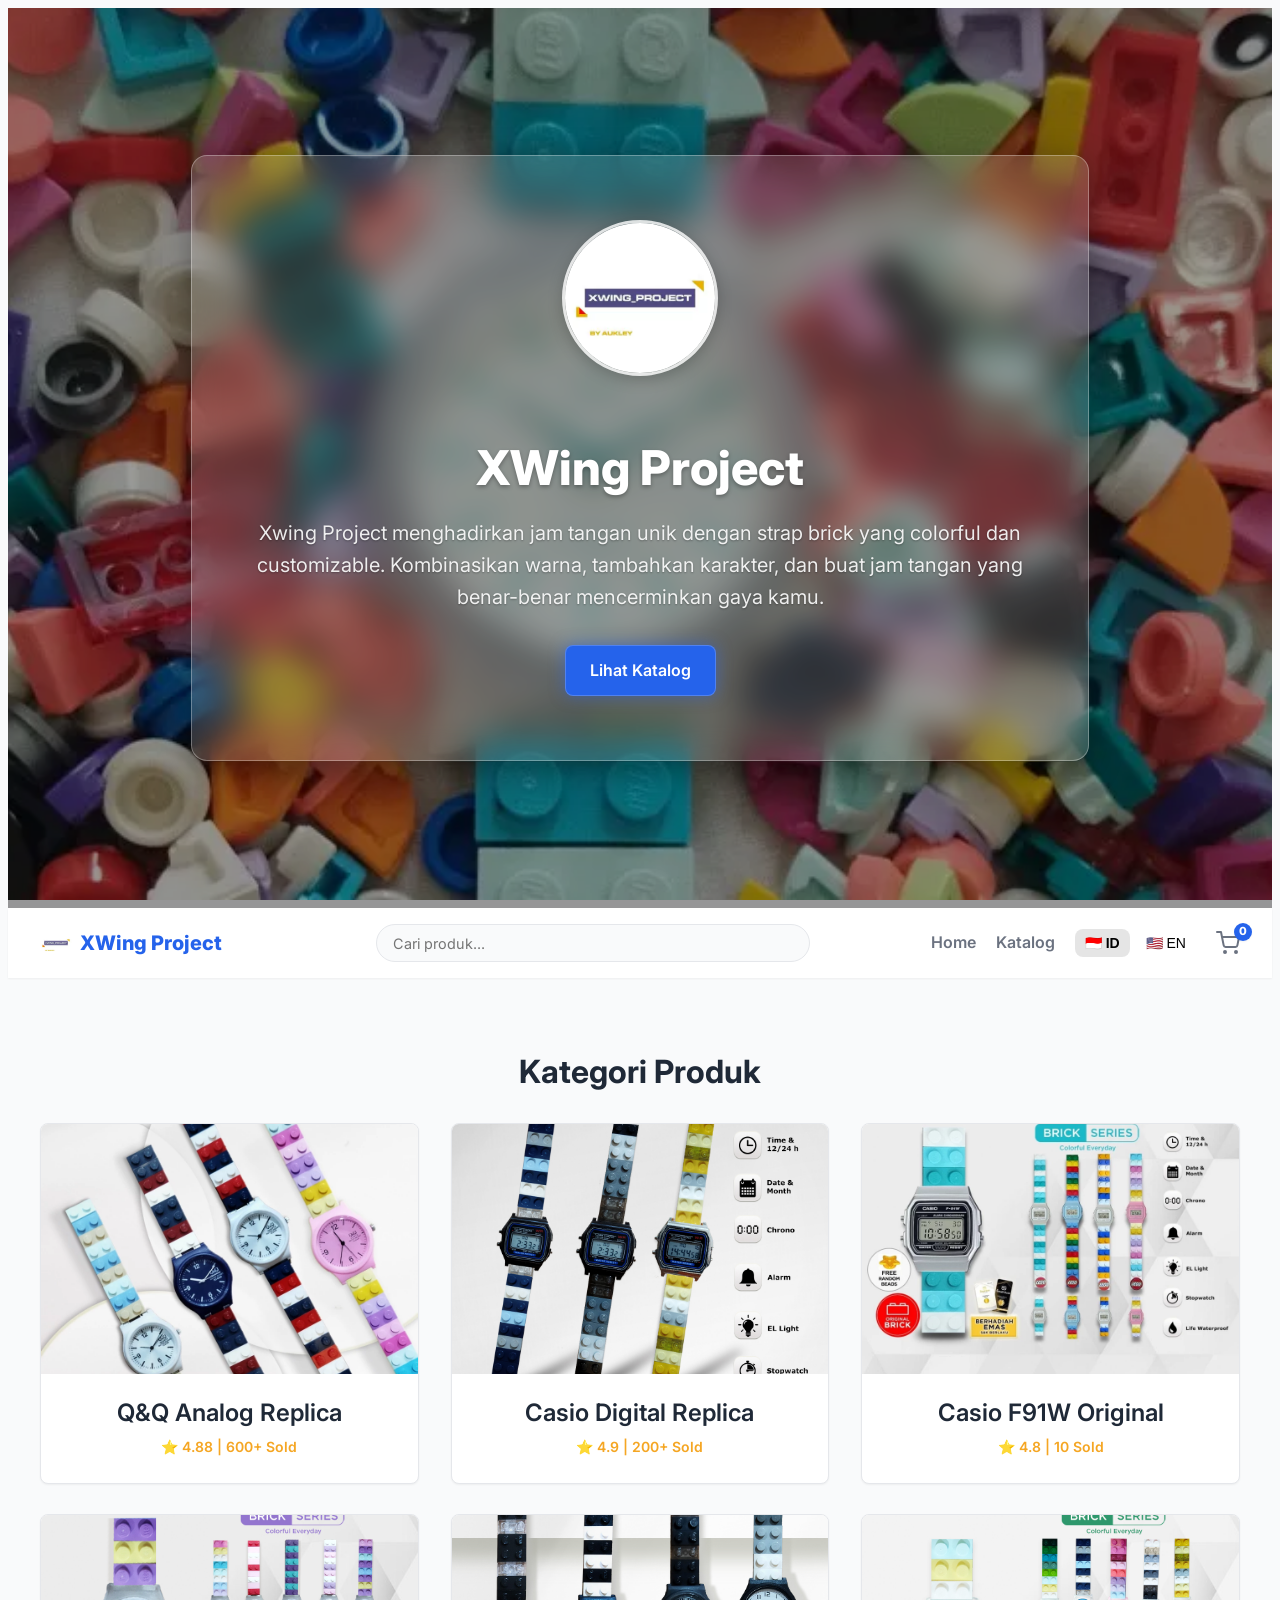
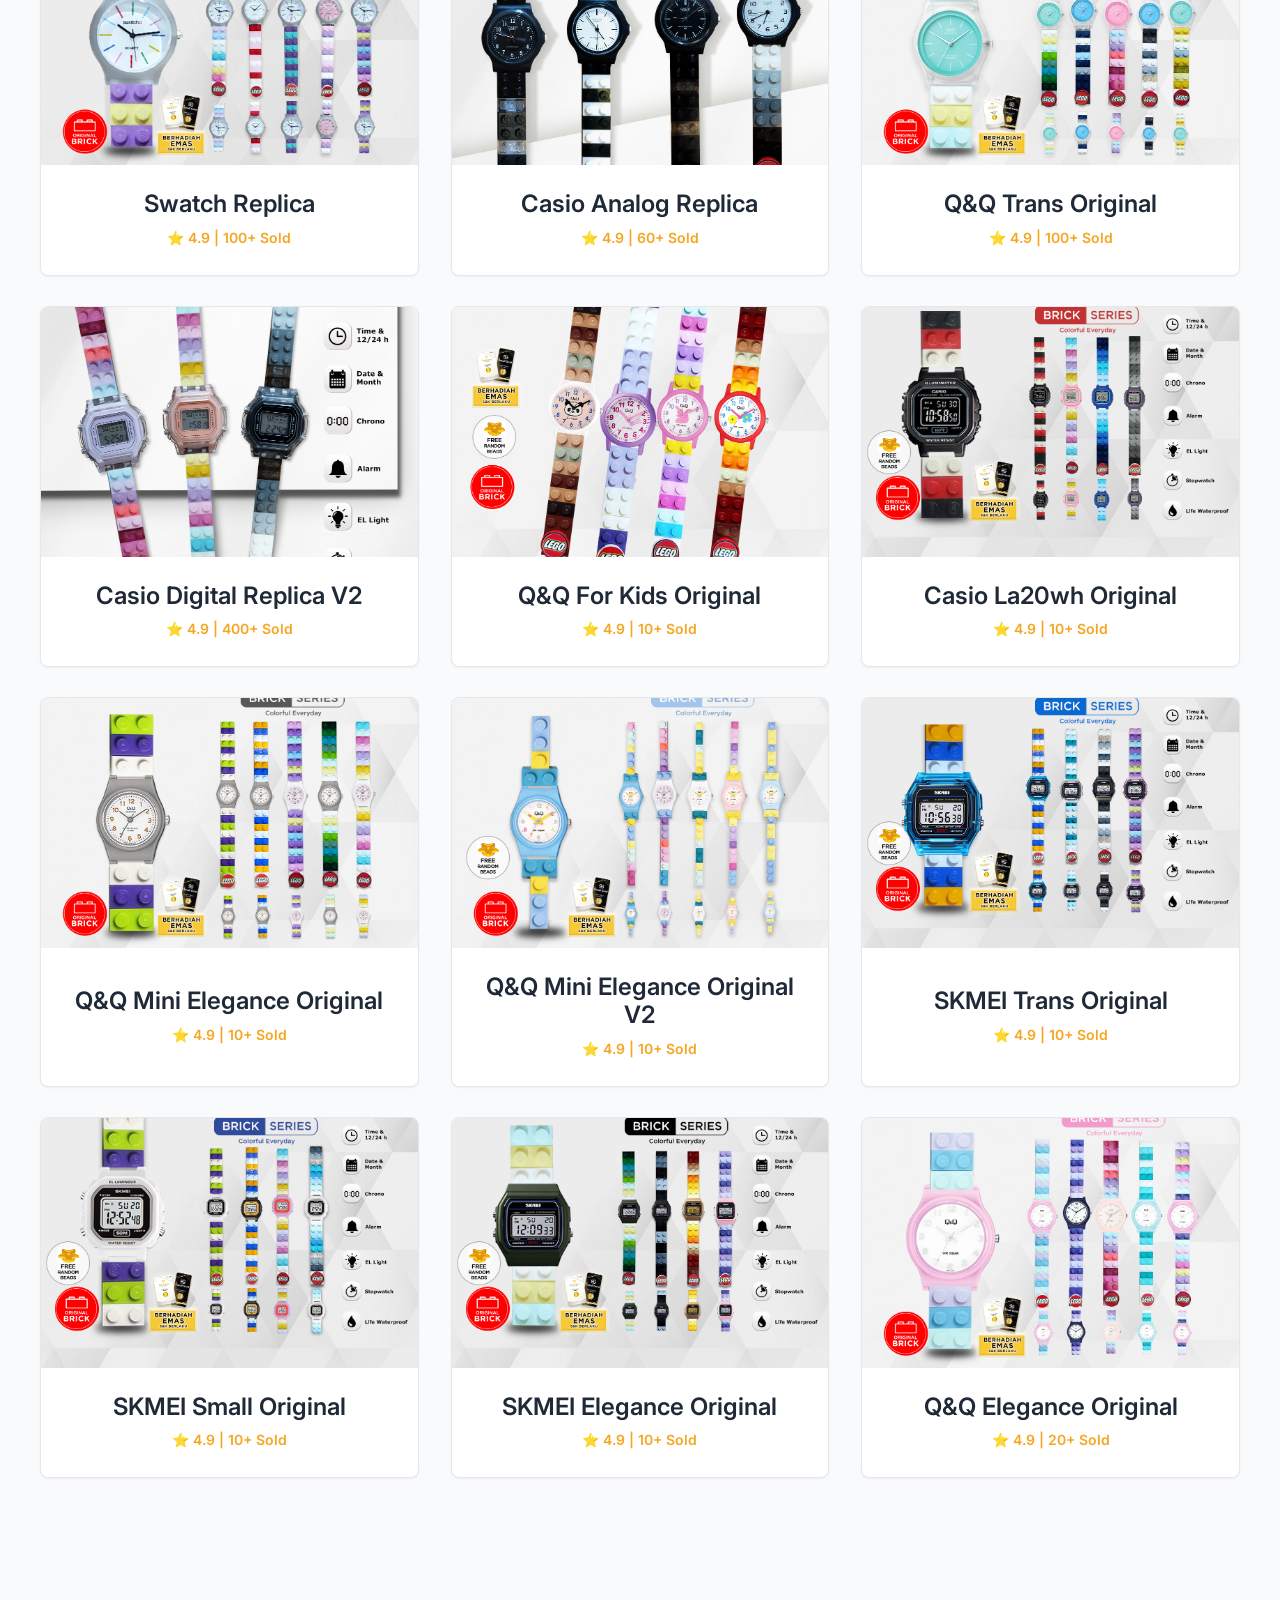
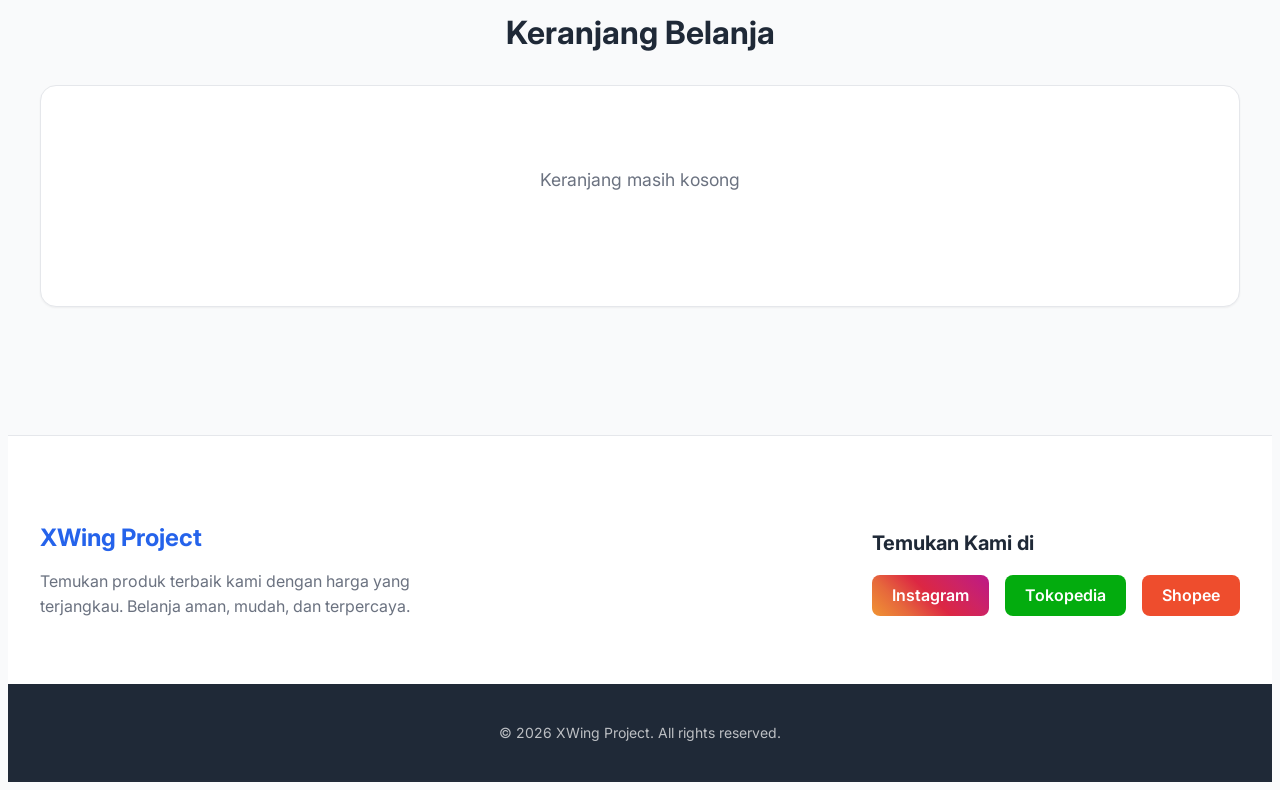
<file: index.html>
<!DOCTYPE html>
<html lang="id">

<head>
    <meta charset="UTF-8">
    <meta name="viewport" content="width=device-width, initial-scale=1.0">

    <meta
        name="description"
        content="XWing Project Colorful everyday! 🎉"
    >

    <title>XWing Project</title>

    <link
        rel="stylesheet"
        href="css/style.css"
    >

    <link
        href="https://fonts.googleapis.com/css2?family=Inter:wght@400;600;800&display=swap"
        rel="stylesheet"
    >
</head>

<body>

    <!-- =====================================================
         HERO
    ====================================================== -->

    <div
        class="hero-section"
        id="home"
    >

        <div class="container home-container">

            <header class="home-header glass-panel">

                <img
                    src="assets/logo.png"
                    alt="Logo Toko"
                    class="store-logo"
                    onerror="this.src='https://placehold.co/150x150/ffffff/000000?text=Logo+Toko'"
                >

                <h1 class="store-title">
                    XWing Project
                </h1>

                <p
                    id="hero-description"
                    class="store-description"
                >
                    Xwing Project menghadirkan jam tangan unik dengan strap brick yang colorful
                    dan customizable. Kombinasikan warna, tambahkan karakter, dan buat jam tangan
                    yang benar-benar mencerminkan gaya kamu.
                </p>

                <a
                    href="#katalog"
                    id="hero-catalog-button"
                    class="btn btn-primary btn-glow"
                >
                    Lihat Katalog
                </a>

            </header>

        </div>

    </div>


    <!-- =====================================================
         NAVBAR
    ====================================================== -->

    <header class="navbar">

        <div class="container navbar-content">

            <a
                href="#home"
                class="brand"
            >

                <img
                    src="assets/logo.png"
                    alt="Logo"
                    class="nav-logo"
                    onerror="this.style.display='none'"
                >

                <span>
                    XWing Project
                </span>

            </a>


            <!-- SEARCH -->

            <div class="search-container">

                <input
                    type="text"
                    id="search-input"
                    placeholder="Cari produk..."
                >

            </div>


            <!-- NAVIGATION -->

            <nav>

                <a
                    href="#home"
                    id="nav-home"
                >
                    Home
                </a>


                <a
                    href="#katalog"
                    id="nav-catalog"
                >
                    Katalog
                </a>


                <!-- LANGUAGE -->

                <div class="language-switch">

                    <button
                        id="lang-id"
                        class="lang-btn active"
                        type="button"
                    >
                        🇮🇩 ID
                    </button>

                    <button
                        id="lang-en"
                        class="lang-btn"
                        type="button"
                    >
                        🇺🇸 EN
                    </button>

                </div>


                <!-- CART -->

                <a
                    href="#cart-section"
                    class="cart-icon-link"
                >

                    <svg
                        xmlns="http://www.w3.org/2000/svg"
                        width="24"
                        height="24"
                        viewBox="0 0 24 24"
                        fill="none"
                        stroke="currentColor"
                        stroke-width="2"
                        stroke-linecap="round"
                        stroke-linejoin="round"
                    >

                        <circle
                            cx="9"
                            cy="21"
                            r="1"
                        />

                        <circle
                            cx="20"
                            cy="21"
                            r="1"
                        />

                        <path
                            d="M1 1h4l2.68 13.39a2 2 0 0 0 2 1.61h9.72a2 2 0 0 0 2-1.61L23 6H6"
                        />

                    </svg>

                    <span id="cart-count">
                        0
                    </span>

                </a>

            </nav>

        </div>

    </header>


    <!-- =====================================================
         CATALOG
    ====================================================== -->

    <main
        class="container"
        id="katalog"
    >

        <!-- =================================================
             CATEGORIES
        ================================================== -->

        <section
            id="categories-section"
            class="catalog-section"
        >

            <h2 class="section-title">
                Kategori Produk
            </h2>

            <div
                id="categories-grid"
                class="grid-container"
            >

                <div class="loading">
                    Memuat kategori...
                </div>

            </div>

        </section>


        <!-- =================================================
             PRODUCTS
        ================================================== -->

        <section
            id="products-section"
            class="catalog-section hidden"

        
        >

            <div class="section-header">

                <div id="category-description" class="category-description hidden">
    <h3 id="category-description-title">Description</h3>
    <p id="category-description-text"></p>
</div>

                <button
                    id="back-button"
                    class="btn btn-secondary"
                >
                    ← Kembali ke Kategori
                </button>

                <h2
                    id="category-title"
                    class="section-title"
                >
                    Produk
                </h2>

            </div>


            <div
                id="products-grid"
                class="grid-container"
            >

                <div class="loading">
                    Memuat produk...
                </div>

            </div>

        </section>

    </main>


    <!-- =====================================================
         CART
    ====================================================== -->

    <section
        id="cart-section"
        class="cart-section container"
    >

        <h2 class="section-title">
            Keranjang Belanja
        </h2>


        <div
            id="cart-container"
            class="cart-container card glass-panel"
        >

            <div
                id="cart-items"
                class="cart-items"
            >

                <div
                    id="cart-empty-text"
                    class="cart-empty"
                >
                    Keranjang masih kosong
                </div>

            </div>


            <div
                id="cart-summary"
                class="cart-summary hidden"
            >

                <div class="cart-total">

                    <span id="cart-total-label">
                        Total Keseluruhan:
                    </span>

                    <span id="cart-total-price">
                        Rp 0
                    </span>

                </div>


                <div
                    class="cart-actions-footer"
                    style="
                        display: flex;
                        gap: 1rem;
                        width: 100%;
                        margin-top: 1rem;
                    "
                >

                    <button
                        id="clear-cart"
                        class="btn btn-secondary"
                        style="flex: 1;"
                    >
                        Kosongkan
                    </button>


                    <button
                        id="checkout-whatsapp"
                        class="btn btn-whatsapp"
                        style="flex: 2;"
                    >

                        <svg
                            xmlns="http://www.w3.org/2000/svg"
                            width="20"
                            height="20"
                            viewBox="0 0 24 24"
                            fill="currentColor"
                        >

                            <path
                                d="M17.472 14.382c-.297-.149-1.758-.867-2.03-.967-.273-.099-.471-.148-.67.15-.197.297-.767.966-.94 1.164-.173.199-.347.223-.644.075-.297-.15-1.255-.463-2.39-1.475-.883-.788-1.48-1.761-1.653-2.059-.173-.297-.018-.458.13-.606.134-.133.298-.347.446-.52.149-.174.198-.298.298-.497.099-.198.05-.371-.025-.52-.075-.149-.669-1.612-.916-2.207-.242-.579-.487-.5-.669-.51a12.8 12.8 0 0 0-.57-.01c-.198 0-.52.074-.792.372-.272.297-1.04 1.016-1.04 2.479 0 1.462 1.065 2.875 1.213 3.074.149.198 2.096 3.2 5.077 4.487.709.306 1.262.489 1.694.625.712.227 1.36.195 1.871.118.571-.085 1.758-.719 2.006-1.413.248-.694.248-1.289.173-1.413-.074-.124-.272-.198-.57-.347m-5.421 7.403h-.004a9.87 9.87 0 0 1-5.031-1.378l-.361-.214-3.741.982.998-3.648-.235-.374a9.86 9.86 0 0 1-1.51-5.26c.001-5.45 4.436-9.884 9.888-9.884 2.64 0 5.122 1.03 6.988 2.898a9.825 9.825 0 0 1 2.893 6.994c-.003 5.45-4.437 9.884-9.885 9.884m8.413-18.297A11.815 11.815 0 0 0 12.05 0C5.495 0 .16 5.335.157 11.892c0 2.096.547 4.142 1.588 5.945L.057 24l6.305-1.654a11.882 11.882 0 0 0 5.683 1.448h.005c6.554 0 11.89-5.335 11.893-11.893a11.821 11.821 0 0 0-3.48-8.413Z"
                            />

                        </svg>

                        Pesan (WA)

                    </button>

                </div>

            </div>

        </div>

    </section>


    <!-- =====================================================
         FOOTER
    ====================================================== -->

    <footer class="store-footer">

        <div class="container footer-content">

            <div class="footer-brand">

                <h3>
                    XWing Project
                </h3>

                <p id="footer-description">
                    Temukan produk terbaik kami dengan harga yang terjangkau.
                    Belanja aman, mudah, dan terpercaya.
                </p>

            </div>


            <div class="footer-social">

                <h4 id="footer-find-us">
                    Temukan Kami di
                </h4>

                <div class="social-links">

                    <a
                        href="https://www.instagram.com/xwing_project/"
                        target="_blank"
                        class="social-btn instagram"
                    >
                        Instagram
                    </a>

                    <a
                        href="https://www.tokopedia.com/xwingproject"
                        target="_blank"
                        class="social-btn tokopedia"
                    >
                        Tokopedia
                    </a>

                    <a
                        href="https://shopee.co.id/xwing_project"
                        target="_blank"
                        class="social-btn shopee"
                    >
                        Shopee
                    </a>

                </div>

            </div>

        </div>


        <div class="footer-bottom">

            <p>
                &copy; 2026 XWing Project. All rights reserved.
            </p>

        </div>

    </footer>


    <!-- =====================================================
         IMAGE MODAL
    ====================================================== -->

    <div
        id="imageModal"
        class="image-modal"
    >

        <span class="close-modal">
            &times;
        </span>

        <img
            id="modalImage"
            class="modal-content"
        >

    </div>


    <!-- =====================================================
         JAVASCRIPT
    ====================================================== -->

    <script
        type="module"
        src="js/app.js"
    ></script>

    <script
        src="js/language.js"
    ></script>

</body>

</html>
</file>
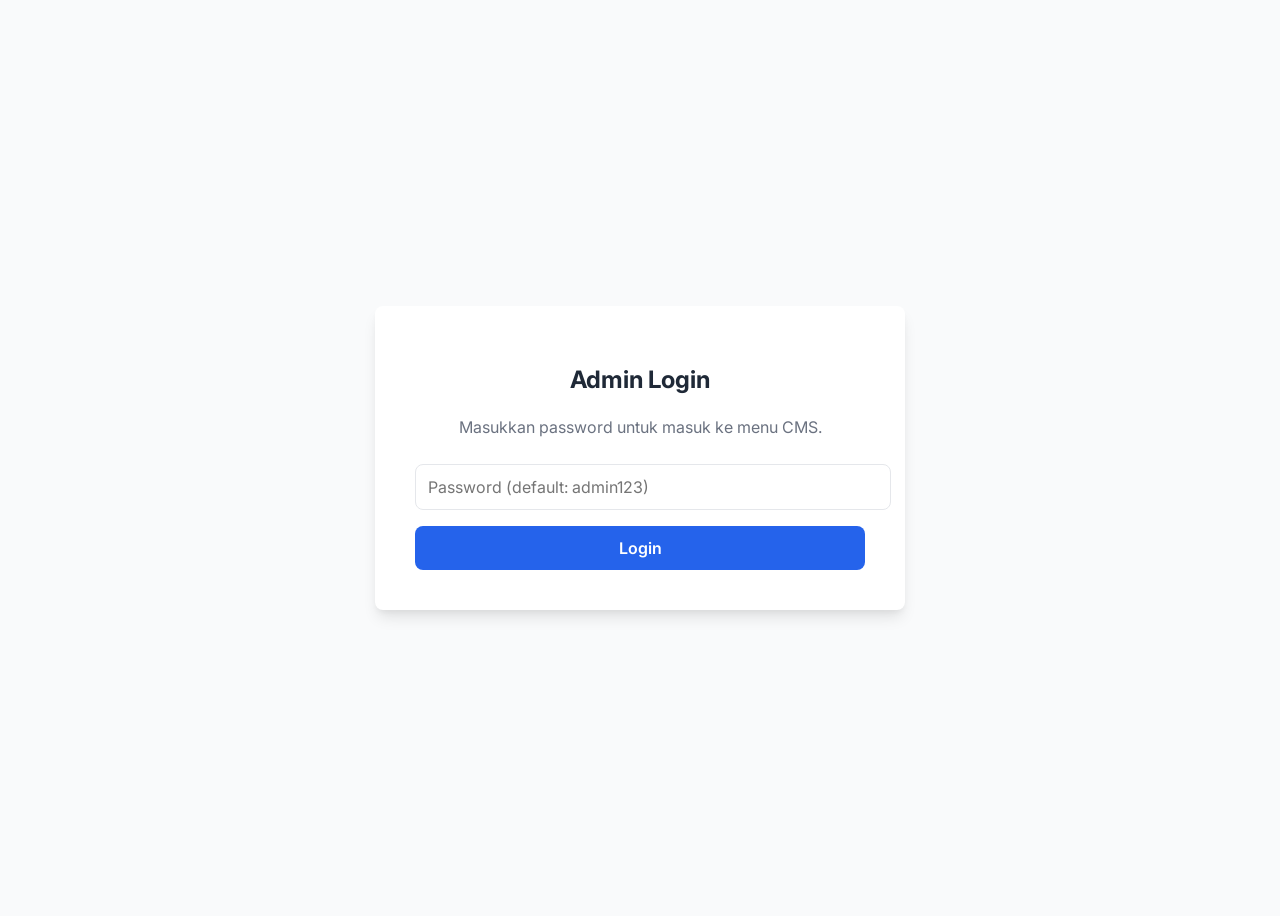
<file: admin.html>
<!DOCTYPE html>
<html lang="id">

<head>
    <meta charset="UTF-8">
    <meta name="viewport" content="width=device-width, initial-scale=1.0">
    <title>Admin Panel - XWing Project</title>
    <link rel="stylesheet" href="css/style.css">
    <link rel="stylesheet" href="css/admin.css">
    <link href="https://fonts.googleapis.com/css2?family=Inter:wght@400;600;800&display=swap" rel="stylesheet">
</head>

<body>
    <!-- Login Section -->
    <div class="container" id="login-section">
        <div class="login-card">
            <h2>Admin Login</h2>
            <p>Masukkan password untuk masuk ke menu CMS.</p>
            <input type="password" id="admin-password" placeholder="Password (default: admin123)" class="form-control">
            <button id="login-btn" class="btn btn-primary w-100">Login</button>
            <div id="login-error" class="text-danger hidden">Password salah!</div>
        </div>
    </div>

    <!-- Admin Dashboard Section -->
    <div class="container hidden" id="admin-section">
        <header class="admin-header">
            <h2>Admin Dashboard</h2>
            <button id="logout-btn" class="btn btn-secondary">Logout</button>
        </header>

        <!-- PANDUAN PENTING -->
        <div class="alert alert-info">
            <h3>📌 Panduan Menyimpan Perubahan (PENTING!)</h3>
            <p>Karena website ini adalah <i>Static Website</i>, perubahan yang Anda lakukan di halaman ini <b>tidak akan
                    otomatis tersimpan</b> di server. Ikuti langkah-langkah berikut:</p>
            <ol>
                <li>Lakukan penambahan/perubahan data produk atau pengaturan WA pada form di bawah.</li>
                <li>Jika sudah selesai, klik tombol <b>"Download products.csv"</b> dan/atau <b>"Download config.js"</b>.
                </li>
                <li>Buka repository GitHub Anda, lalu lakukan <b>Replace (timpa)</b> file lama yang ada di folder
                    <code>data/products.csv</code> dan <code>config/config.js</code> dengan file yang baru saja
                    didownload.</li>
                <li><b>Untuk Gambar:</b> Anda wajib mengupload file gambar secara manual ke folder
                    <code>assets/categories/</code> atau <code>assets/products/</code> di GitHub.</li>
            </ol>
        </div>

        <div class="admin-grid">
            <!-- Config Section -->
            <div class="card p-4">
                <h3>Pengaturan Toko</h3>
                <div class="form-group">
                    <label>Nomor WhatsApp (Gunakan kode negara, contoh: 628123...)</label>
                    <input type="text" id="wa-number" class="form-control">
                </div>
                <button id="download-config-btn" class="btn btn-primary w-100">Download config.js</button>
            </div>

            <!-- Products Section -->
            <div class="card p-4" style="grid-column: 1 / -1;">
                <div class="d-flex justify-between align-center mb-3">
                    <h3>Data Produk</h3>
                    <button id="add-product-btn" class="btn btn-primary">+ Tambah Produk</button>
                </div>
                <div class="table-responsive">
                    <table class="table" id="products-table">
                        <thead>
                            <tr>
                                <th>ID Kat.</th>
                                <th>Kategori</th>
                                <th>Img Kat.</th>
                                <th>ID Prod.</th>
                                <th>Nama Produk</th>
                                <th>Harga</th>
                                <th>Img Prod.</th>
                                <th>Aksi</th>
                            </tr>
                        </thead>
                        <tbody>
                            <!-- Diisi via JS -->
                        </tbody>
                    </table>
                </div>
                <button id="download-csv-btn" class="btn btn-primary mt-3">Download products.csv</button>
            </div>
        </div>
    </div>

    <!-- Modal Form (Hidden) -->
    <div id="product-modal" class="modal hidden">
        <div class="modal-content">
            <h3 id="modal-title">Tambah Produk</h3>
            <div class="form-grid">
                <div class="form-group"><label>Category ID (Angka)</label><input type="text" id="cat-id"
                        class="form-control"></div>
                <div class="form-group"><label>Category Name</label><input type="text" id="cat-name"
                        class="form-control"></div>
                <div class="form-group"><label>Category Image (Contoh: sepatu.jpg)</label><input type="text"
                        id="cat-img" class="form-control"></div>
                <div class="form-group"><label>Product ID (Angka Unik)</label><input type="text" id="prod-id"
                        class="form-control"></div>
                <div class="form-group"><label>Product Name</label><input type="text" id="prod-name"
                        class="form-control"></div>
                <div class="form-group"><label>Price (Hanya Angka)</label><input type="number" id="prod-price"
                        class="form-control"></div>
                <div class="form-group"><label>Product Image (Contoh: sepatu/hitam.jpg)</label><input type="text"
                        id="prod-img" class="form-control"></div>
            </div>
            <div class="modal-actions mt-3">
                <button id="save-product-btn" class="btn btn-primary">Simpan ke Tabel</button>
                <button id="close-modal-btn" class="btn btn-secondary">Batal</button>
            </div>
        </div>
    </div>

    <!-- Script Admin -->
    <script type="module" src="js/admin.js"></script>
</body>

</html>
</file>
<file: css/style.css>
/* =========================================================
RESET & BASE
========================================================= */

html {
scroll-behavior: smooth;
}


• {
margin: 0;
padding: 0;
box-sizing: border-box;
}


:root {

--primary-color: #2563eb;

--primary-hover: #1d4ed8;

--secondary-color: #f3f4f6;

--secondary-hover: #e5e7eb;

--text-color: #1f2937;

--text-light: #6b7280;

--bg-color: #f9fafb;

--card-bg: #ffffff;

--border-color: #e5e7eb;

--shadow-sm:
0 1px 2px 0 rgba(0, 0, 0, 0.05);

--shadow-md:
0 4px 6px -1px rgba(0, 0, 0, 0.1),
0 2px 4px -1px rgba(0, 0, 0, 0.06);

--shadow-lg:
0 10px 15px -3px rgba(0, 0, 0, 0.1),
0 4px 6px -2px rgba(0, 0, 0, 0.05);

--radius-md: 0.5rem;

--radius-lg: 1rem;

--transition: all 0.3s ease;
}


body {

font-family:
'Inter',
sans-serif;

color:
var(--text-color);

background-color:
var(--bg-color);

line-height:
1.6;

}


.container {

width: 100%;

max-width: 1200px;

margin: 0 auto;

padding:
0 1.5rem;

}


h1,
h2,
h3 {

color:
var(--text-color);

line-height:
1.2;

}



/* =========================================================
BUTTONS
========================================================= */

.btn {

display: inline-block;

padding:
0.75rem 1.5rem;

border-radius:
var(--radius-md);

font-weight: 600;

text-align: center;

text-decoration: none;

cursor: pointer;

transition:
var(--transition);

border: none;

font-family: inherit;

font-size: 1rem;

}


.btn-primary {

background-color:
var(--primary-color);

color: white;

}


.btn-primary:hover {

background-color:
var(--primary-hover);

box-shadow:
var(--shadow-md);

transform:
translateY(-2px);

}


.btn-secondary {

background-color:
var(--secondary-color);

color:
var(--text-color);

}


.btn-secondary:hover {

background-color:
var(--secondary-hover);

}


.btn-whatsapp {

background-color:
#25D366;

color: white;

width: 100%;

display: flex;

align-items: center;

justify-content: center;

gap: 0.5rem;

}


.btn-whatsapp:hover {

background-color:
#128C7E;

box-shadow:
var(--shadow-md);

transform:
translateY(-2px);

}



/* =========================================================
NAVBAR
========================================================= */

.navbar {

background-color:
var(--card-bg);

box-shadow:
var(--shadow-sm);

padding:
1rem 0;

position: sticky;

top: 0;

z-index: 100;

}


.navbar-content {

display: flex;

justify-content:
space-between;

align-items:
center;

flex-wrap: nowrap;

}


.brand {

font-size:
1.25rem;

font-weight:
800;

text-decoration:
none;

color:
var(--primary-color);

display: flex;

align-items: center;

}


.navbar nav {

display: flex;

align-items: center;

gap: 20px;

flex-wrap: nowrap;

}


.navbar nav a {

text-decoration:
none;

color:
var(--text-light);

font-weight:
600;

margin-left: 0;

transition:
var(--transition);

display: flex;

align-items: center;

}


.navbar nav a:hover,
.navbar nav a.active {

color:
var(--primary-color);

}



/* =========================================================
HOME PAGE
========================================================= */

.hero-section {

min-height:
100vh;

width: 100%;

background-image:
url('../assets/hero-bg.png');

background-size:
cover;

background-position:
center;

background-attachment:
fixed;

position:
relative;

}


.hero-section::before {

content: '';

position: absolute;

top: 0;

left: 0;

width: 100%;

height: 100%;

background:
rgba(0, 0, 0, 0.4);

z-index: 1;

}


.home-container {

height:
100vh;

display:
flex;

align-items:
center;

justify-content:
center;

position:
relative;

z-index: 2;

}


.home-header {

text-align:
center;

max-width:
800px;

padding:
4rem 3rem;

border-radius:
var(--radius-lg);

}


.home-header.glass-panel {

background:
rgba(255, 255, 255, 0.15);

backdrop-filter:
blur(16px);

-webkit-backdrop-filter:
blur(16px);

border:
1px solid rgba(255, 255, 255, 0.3);

box-shadow:
0 8px 32px 0 rgba(0, 0, 0, 0.37);

animation:
float 6s ease-in-out infinite;

}


.store-title {

font-size:
3rem;

font-weight:
800;

margin-bottom:
1rem;

color:
white;

text-shadow:
0 2px 4px rgba(0, 0, 0, 0.3);

}


.store-description {

font-size:
1.25rem;

color:
rgba(255, 255, 255, 0.9);

margin-bottom:
2rem;

text-shadow:
0 1px 2px rgba(0, 0, 0, 0.3);

}



/* =========================================================
GLOWING BUTTON
========================================================= */

.btn-glow {

box-shadow:
0 0 15px rgba(37, 99, 235, 0.5);

border:
1px solid rgba(255, 255, 255, 0.2);

}


.btn-glow:hover {

box-shadow:
0 0 25px rgba(37, 99, 235, 0.8);

transform:
translateY(-2px) scale(1.05);

}


@keyframes float {

0% {
transform:
translateY(0px);
}

50% {
transform:
translateY(-10px);
}

100% {
transform:
translateY(0px);
}

}



/* =========================================================
CATALOG PAGE
========================================================= */

.catalog-section {

padding:
3rem 0;

animation:
fadeIn 0.5s ease;

}


.section-title {

font-size:
2rem;

margin-bottom:
2rem;

text-align:
center;

}


.section-header {

display:
flex;

flex-direction:
column;

align-items:
center;

margin-bottom:
2rem;

gap:
1rem;

position:
relative;

}


.section-header .btn-secondary {

align-self:
flex-start;

}


@media (min-width: 768px) {

.section-header {

flex-direction:
row;

justify-content:
center;

}


.section-header .btn-secondary {

position:
absolute;

left: 0;

align-self:
center;

}

}



/* =========================================================
GRID
========================================================= */

.grid-container {

display:
grid;

grid-template-columns:
repeat(
auto-fill,
minmax(280px, 1fr)
);

gap:
2rem;

}



/* =========================================================
CARDS
========================================================= */

.card {

background-color:
var(--card-bg);

border-radius:
var(--radius-md);

overflow:
hidden;

box-shadow:
var(--shadow-sm);

transition:
var(--transition);

cursor:
pointer;

border:
1px solid var(--border-color);

display:
flex;

flex-direction:
column;

height:
100%;

}


.card:hover {

box-shadow:
var(--shadow-lg);

transform:
translateY(-5px);

}


.card-img-wrapper {

width:
100%;

height:
250px;

overflow:
hidden;

background-color:
var(--secondary-color);

position:
relative;

}


.card-img-wrapper img {

width:
100%;

height:
100%;

object-fit:
cover;

transition:
var(--transition);

}


.card:hover
.card-img-wrapper img {

transform:
scale(1.05);

}


.card-content {

padding:
1.5rem;

display:
flex;

flex-direction:
column;

flex-grow:
1;

}


.card-title {

font-size:
1.25rem;

font-weight:
600;

margin-bottom:
0.5rem;

}


.card-price {

font-size:
1.25rem;

font-weight:
800;

color:
var(--primary-color);

margin-bottom:
1.5rem;

flex-grow:
1;

}



/* =========================================================
CATEGORY CARD
========================================================= */

.category-card-content {

justify-content:
center;

align-items:
center;

text-align:
center;

}


.category-card-content
.card-title {

margin:
0;

font-size:
1.5rem;

}


.category-rating {

margin-top:
8px;

font-size:
14px;

font-weight:
600;

color:
#f5a623;

}



/* =========================================================
PRODUCT RATING
========================================================= */

.product-rating {

margin-top:
6px;

margin-bottom:
1rem;

font-size:
14px;

font-weight:
600;

color:
#f5a623;

}



/* =========================================================
PRODUCT SIZE
========================================================= */

.product-size {

margin-bottom:
1rem;

}


.size-label {

display:
block;

font-size:
0.9rem;

font-weight:
600;

margin-bottom:
0.4rem;

}


.size-select {

width:
100%;

padding:
0.55rem;

border:
1px solid var(--border-color);

border-radius:
var(--radius-md);

background:
white;

font-family:
inherit;

cursor:
pointer;

}


.size-select:focus {

outline:
none;

border-color:
var(--primary-color);

}



/* =========================================================
PRODUCT CARD BUTTONS
========================================================= */

.card-actions {

display:
flex;

gap:
0.5rem;

margin-top:
auto;

}


.btn-cart {

background-color:
var(--secondary-color);

color:
var(--text-color);

flex:
1;

padding:
0.5rem;

font-size:
0.85rem;

}


.btn-cart:hover {

background-color:
var(--secondary-hover);

}


.btn-buy-now {

flex:
1.5;

padding:
0.5rem;

font-size:
0.85rem;

}



/* =========================================================
   CATEGORY DESCRIPTION
========================================================= */

.category-description {

    width: 100%;

    margin-top: 3rem;

    margin-bottom: 2rem;

    padding: 2rem;

    background: var(--card-bg);

    border: 1px solid var(--border-color);

    border-radius: var(--radius-lg);

    box-shadow: var(--shadow-sm);

    animation: fadeIn 0.5s ease;

}


.category-description-header {

    display: flex;

    align-items: center;

    gap: 1rem;

    margin-bottom: 1.25rem;

}


.category-description-icon {

    width: 42px;

    height: 42px;

    flex-shrink: 0;

    border-radius: 50%;

    display: flex;

    align-items: center;

    justify-content: center;

    background: rgba(37, 99, 235, 0.1);

    color: var(--primary-color);

    font-size: 1.1rem;

    font-weight: 800;

}


.category-description-label {

    display: block;

    color: var(--primary-color);

    font-size: 0.8rem;

    font-weight: 800;

    text-transform: uppercase;

    letter-spacing: 0.05em;

    margin-bottom: 0.25rem;

}


.category-description-header h3 {

    font-size: 1.5rem;

    margin: 0;

}


.category-description-text {

    border-top: 1px solid var(--border-color);

    padding-top: 1.25rem;

}


.category-description-text p {

    color: var(--text-light);

    font-size: 1rem;

    line-height: 1.8;

    margin: 0;

}



/* =========================================================
   MOBILE
========================================================= */

@media (max-width: 768px) {

    .category-description {

        padding: 1.5rem;

        margin-top: 2rem;

    }


    .category-description-header {

        align-items: flex-start;

    }


    .category-description-header h3 {

        font-size: 1.25rem;

    }

}


@media (max-width: 640px) {

    .category-description-text p {

        font-size: 0.95rem;

        line-height: 1.7;

    }

}

/* =========================================================
UTILITIES
========================================================= */

.hidden {

display:
none !important;

}


.loading {

text-align:
center;

grid-column:
1 / -1;

padding:
3rem;

color:
var(--text-light);

font-size:
1.25rem;

}


@keyframes fadeIn {

from {

opacity:
0;

transform:
translateY(10px);

}


to {

opacity:
1;

transform:
translateY(0);

}

}



/* =========================================================
SEARCH
========================================================= */

.search-container {

flex-grow:
1;

max-width:
400px;

margin:
0 2rem;

}


#search-input {

width:
100%;

padding:
0.6rem 1rem;

border-radius:
2rem;

border:
1px solid var(--border-color);

background-color:
var(--bg-color);

font-family:
inherit;

font-size:
0.9rem;

transition:
var(--transition);

}


#search-input:focus {

outline:
none;

border-color:
var(--primary-color);

box-shadow:
0 0 0 3px rgba(37, 99, 235, 0.1);

}



/* =========================================================
CART ICON
========================================================= */

.cart-icon-link {

position:
relative;

display:
flex;

align-items:
center;

color:
var(--text-light);

text-decoration:
none;

}


#cart-count {

position:
absolute;

top:
-8px;

right:
-12px;

background-color:
var(--primary-color);

color:
white;

font-size:
0.7rem;

font-weight:
800;

width:
18px;

height:
18px;

border-radius:
50%;

display:
flex;

align-items:
center;

justify-content:
center;

box-shadow:
var(--shadow-sm);

}



/* =========================================================
CART SECTION
========================================================= */

.cart-section {

padding:
4rem 0;

}


.cart-container {

background:
white;

padding:
2rem;

border-radius:
var(--radius-lg);

border:
1px solid var(--border-color);

}


.cart-items {

margin-bottom:
2rem;

}


.cart-item {

display:
flex;

align-items:
center;

justify-content:
space-between;

padding:
1rem 0;

border-bottom:
1px solid var(--border-color);

gap:
1rem;

}


.cart-item:last-child {

border-bottom:
none;

}


.cart-item-info {

display:
flex;

align-items:
center;

gap:
1rem;

flex-grow:
1;

}


.cart-item-img {

width:
60px;

height:
60px;

border-radius:
var(--radius-md);

object-fit:
cover;

}


.cart-item-details h4 {

font-size:
1rem;

margin-bottom:
0.25rem;

}


.cart-item-price {

font-weight:
600;

color:
var(--primary-color);

}


.cart-item-controls {

display:
flex;

align-items:
center;

gap:
1rem;

}


.qty-btn {

width:
28px;

height:
28px;

border-radius:
50%;

border:
1px solid var(--border-color);

background:
var(--bg-color);

cursor:
pointer;

display:
flex;

align-items:
center;

justify-content:
center;

font-weight:
800;

transition:
var(--transition);

}


.qty-btn:hover {

background:
var(--secondary-hover);

}


.cart-item-qty {

font-weight:
700;

min-width:
20px;

text-align:
center;

}


.remove-btn {

color:
#ef4444;

cursor:
pointer;

background:
none;

border:
none;

padding:
0.5rem;

display:
flex;

align-items:
center;

}


.cart-empty {

text-align:
center;

padding:
3rem;

color:
var(--text-light);

font-size:
1.1rem;

}


.cart-summary {

border-top:
2px solid var(--border-color);

padding-top:
1.5rem;

display:
flex;

flex-direction:
column;

gap:
1.5rem;

align-items:
flex-end;

}


.cart-total {

font-size:
1.5rem;

font-weight:
800;

display:
flex;

gap:
2rem;

}


#cart-total-price {

color:
var(--primary-color);

}



/* =========================================================
LOGO
========================================================= */

.store-logo {

max-width:
150px;

height:
auto;

border-radius:
50%;

margin-bottom:
1.5rem;

box-shadow:
0 4px 15px rgba(0, 0, 0, 0.2);

border:
3px solid rgba(255, 255, 255, 0.8);

}


.nav-logo {

height:
32px;

width:
auto;

margin-right:
0.5rem;

vertical-align:
middle;

border-radius:
50%;

}



/* =========================================================
FOOTER
========================================================= */

.store-footer {

background-color:
var(--card-bg);

color:
var(--text-color);

padding:
4rem 0 0 0;

margin-top:
4rem;

border-top:
1px solid var(--border-color);

}


.footer-content {

display:
flex;

justify-content:
space-between;

margin-bottom:
3rem;

}


.footer-brand {

max-width:
400px;

}


.footer-brand h3 {

font-size:
1.5rem;

margin-bottom:
1rem;

color:
var(--primary-color);

}


.footer-brand p {

color:
var(--text-light);

}


.footer-social h4 {

font-size:
1.25rem;

margin-bottom:
1rem;

}


.social-links {

display:
flex;

gap:
1rem;

flex-wrap:
wrap;

}


.social-btn {

padding:
0.5rem 1.25rem;

border-radius:
var(--radius-md);

text-decoration:
none;

color:
white;

font-weight:
600;

transition:
var(--transition);

display:
inline-flex;

align-items:
center;

gap:
0.5rem;

}


.social-btn:hover {

transform:
translateY(-3px);

box-shadow:
var(--shadow-md);

}


.social-btn.instagram {

background:
linear-gradient(
45deg,
#f09433 0%,
#e6683c 25%,
#dc2743 50%,
#cc2366 75%,
#bc1888 100%
);

}


.social-btn.tokopedia {

background-color:
#03AC0E;

}


.social-btn.shopee {

background-color:
#EE4D2D;

}


.footer-bottom {

background-color:
var(--text-color);

color:
rgba(255, 255, 255, 0.7);

text-align:
center;

padding:
1.5rem;

font-size:
0.875rem;

}



/* =========================================================
IMAGE MODAL
========================================================= */

.image-modal {

display:
none;

position:
fixed;

z-index:
99999;

inset:
0;

background:
rgba(0, 0, 0, 0.9);

justify-content:
center;

align-items:
center;

}


.image-modal.show {

display:
flex;

}


.modal-content {

max-width:
95%;

max-height:
90vh;

object-fit:
contain;

border-radius:
12px;

}


.clickable-image {

cursor:
zoom-in;

}



/* =========================================================
LANGUAGE SWITCH
========================================================= */

.language-switch {

display:
flex;

gap:
6px;

align-items:
center;

}


.lang-btn {

border:
none;

background:
transparent;

cursor:
pointer;

font-size:
14px;

padding:
6px 10px;

border-radius:
8px;

}


.lang-btn.active {

background:
rgba(0, 0, 0, 0.1);

font-weight:
bold;

}



/* =========================================================
RESPONSIVE
========================================================= */

@media (max-width: 768px) {

.search-container {

display:
none;

}


.navbar-content {

flex-wrap:
nowrap;

}


.cart-total {

font-size:
1.2rem;

gap:
1rem;

}


.category-description {

padding:
1.5rem;

margin-top:
2rem;

}


.category-description-header {

align-items:
flex-start;

}


.category-description-header h3 {

font-size:
1.25rem;

}

}


@media (max-width: 640px) {

.store-title {

font-size:
2rem;

}


.home-header {

padding:
2rem 1.5rem;

}


.grid-container {

grid-template-columns:
repeat(
auto-fill,
minmax(240px, 1fr)
);

gap:
1.5rem;

}


.footer-content {

flex-direction:
column;



gap:
2rem;

text-align:
center;

}


.category-description-text p {

font-size:
0.95rem;

line-height:
1.7;

}


}

}
</file>
<file: css/admin.css>
/* Admin specific styles */
#login-section {
    height: 100vh;
    display: flex;
    justify-content: center;
    align-items: center;
}

.login-card {
    background: var(--card-bg);
    padding: 2.5rem;
    border-radius: var(--radius-md);
    box-shadow: var(--shadow-lg);
    width: 100%;
    max-width: 450px;
    text-align: center;
}

.login-card p {
    margin-bottom: 1.5rem;
    color: var(--text-light);
}

.form-control {
    width: 100%;
    padding: 0.75rem;
    border: 1px solid var(--border-color);
    border-radius: var(--radius-md);
    margin-bottom: 1rem;
    font-family: inherit;
    font-size: 1rem;
}

.alert {
    padding: 1.5rem;
    border-radius: var(--radius-md);
    margin-bottom: 2rem;
    line-height: 1.6;
}

.alert-info {
    background-color: #eff6ff;
    border: 1px solid #bfdbfe;
    color: #1e3a8a;
}

.alert-info h3 {
    color: #1e40af;
    margin-bottom: 0.75rem;
}

.alert-info ol {
    margin-left: 1.5rem;
    margin-top: 0.5rem;
}

.alert-info li {
    margin-bottom: 0.5rem;
}

.admin-header {
    display: flex;
    justify-content: space-between;
    align-items: center;
    padding: 2rem 0;
}

.admin-grid {
    display: grid;
    grid-template-columns: 1fr;
    gap: 2rem;
    margin-bottom: 3rem;
}

.p-4 { padding: 1.5rem; }
.mb-3 { margin-bottom: 1rem; }
.mt-3 { margin-top: 1rem; }
.w-100 { width: 100%; }
.d-flex { display: flex; }
.justify-between { justify-content: space-between; }
.align-center { align-items: center; }

.table-responsive {
    overflow-x: auto;
    border: 1px solid var(--border-color);
    border-radius: var(--radius-md);
}

.table {
    width: 100%;
    border-collapse: collapse;
    white-space: nowrap;
}

.table th, .table td {
    padding: 0.75rem 1rem;
    text-align: left;
    border-bottom: 1px solid var(--border-color);
}

.table th {
    background-color: var(--secondary-color);
    font-weight: 600;
}

.table tbody tr:hover {
    background-color: var(--bg-color);
}

.text-danger { color: #dc2626; margin-top: 0.5rem; font-size: 0.875rem;}

/* Modal */
.modal {
    position: fixed;
    top: 0; left: 0; right: 0; bottom: 0;
    background: rgba(0,0,0,0.6);
    display: flex;
    justify-content: center;
    align-items: center;
    z-index: 1000;
}

.modal-content {
    background: var(--card-bg);
    padding: 2rem;
    border-radius: var(--radius-lg);
    width: 100%;
    max-width: 600px;
    max-height: 90vh;
    overflow-y: auto;
    box-shadow: var(--shadow-lg);
}

.modal-content h3 {
    margin-bottom: 1.5rem;
}

.form-grid {
    display: grid;
    grid-template-columns: 1fr 1fr;
    gap: 1rem;
}
.form-group {
    display: flex;
    flex-direction: column;
}
.form-group label {
    margin-bottom: 0.5rem;
    font-weight: 600;
    font-size: 0.875rem;
}

.modal-actions {
    display: flex;
    gap: 1rem;
    justify-content: flex-end;
}

@media (max-width: 640px) {
    .form-grid { grid-template-columns: 1fr; }
    .alert-info { padding: 1rem; }
}
</file>
